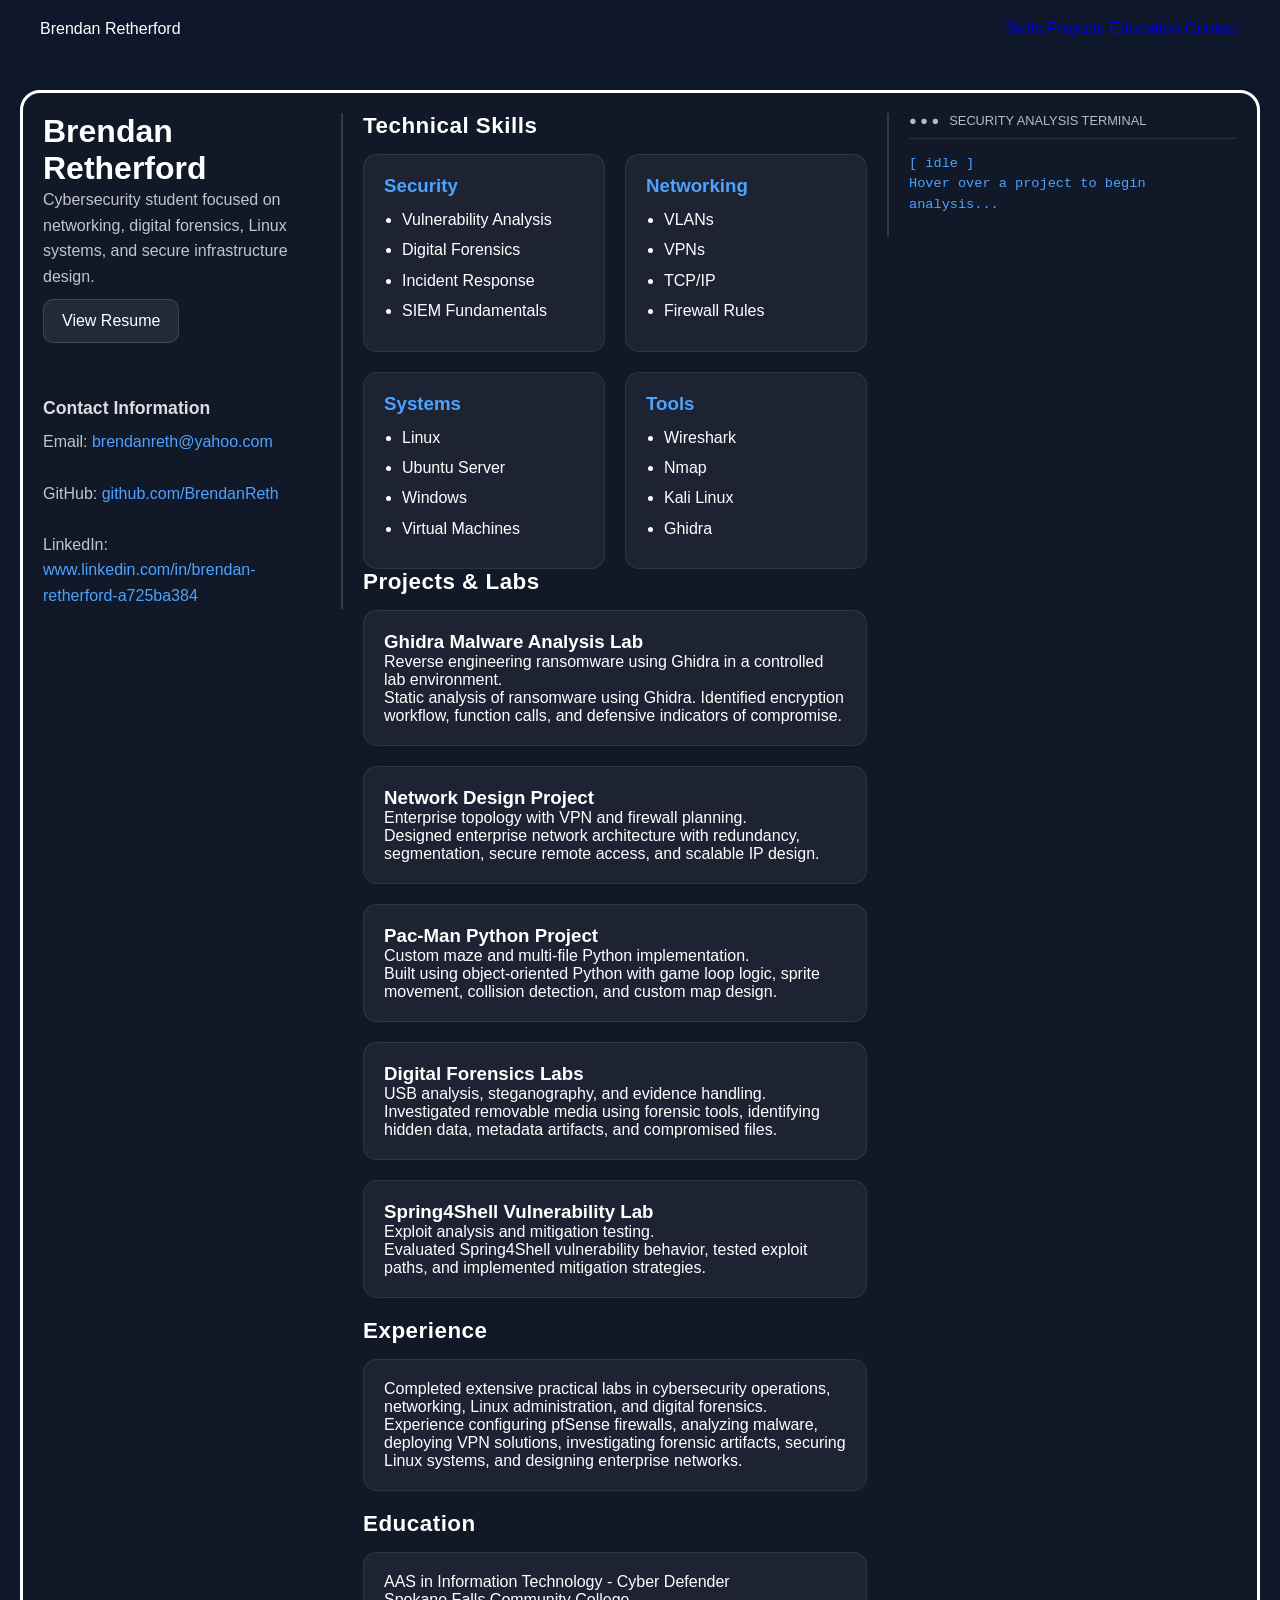
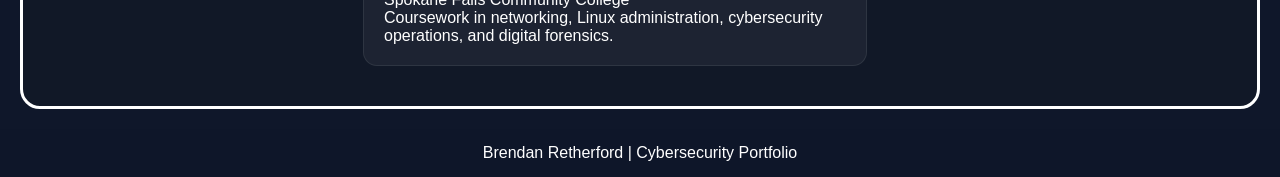
<file: index.html>
<!DOCTYPE html>
<html lang="en">
<head>
    <meta charset="UTF-8">
    <meta name="viewport" content="width=device-width, initial-scale=1.0">
    <title>Brendan Retherford | Cybersecurity Portfolio</title>

    <link rel="stylesheet" href="style.css">
</head>

<body>

<!-- NAVBAR -->
<nav class="navbar">

    <div class="nav-logo">
        Brendan Retherford
    </div>

    <div class="nav-links">
        <a href="#skills">Skills</a>
        <a href="#projects">Projects</a>
        <a href="#education">Education</a>
        <a href="#contact">Contact</a>
    </div>

</nav>

<!-- FRAME -->
<div class="frame">

    <div class="layout">

        <!-- SIDEBAR -->
        <div class="sidebar">

            <h1>Brendan Retherford</h1>

            <p class="typing-text" id="typingText"></p>

            <p class="intro">
                Cybersecurity student focused on networking,
                digital forensics, Linux systems,
                and secure infrastructure design.
            </p>
            <a href="BrendanRetherfordResume.pdf"
                download
                class="resume-btn">
                 View Resume
            </a>

            <h2 id="contact">Contact Information</h2>
            <p class="intro">
                Email: 
                <a href="mailto:brendanreth@yahoo.com">
                    brendanreth@yahoo.com
                </a>
                
                <br></br>
            
                GitHub: 
                <a href="https://github.com/BrendanReth" target="_blank">
                    github.com/BrendanReth
                </a>
            
                <br><br>
            
                LinkedIn:
                <a href="www.linkedin.com/in/brendan-retherford-a725ba384" target="_blank">
                    www.linkedin.com/in/brendan-retherford-a725ba384
                </a>
            </p>

        </div>

        <!-- CENTER CONTENT -->
        <div class="content">

            <!-- SKILLS -->
            <div class="section" id="skills">

                <h2>Technical Skills</h2>

                <div class="skills-grid">

                    <div class="skill-card">
                        <h3>Security</h3>
                        <ul>
                            <li>Vulnerability Analysis</li>
                            <li>Digital Forensics</li>
                            <li>Incident Response</li>
                            <li>SIEM Fundamentals</li>
                        </ul>
                    </div>

                    <div class="skill-card">
                        <h3>Networking</h3>
                        <ul>
                            <li>VLANs</li>
                            <li>VPNs</li>
                            <li>TCP/IP</li>
                            <li>Firewall Rules</li>
                        </ul>
                    </div>

                    <div class="skill-card">
                        <h3>Systems</h3>
                        <ul>
                            <li>Linux</li>
                            <li>Ubuntu Server</li>
                            <li>Windows</li>
                            <li>Virtual Machines</li>
                        </ul>
                    </div>

                    <div class="skill-card">
                        <h3>Tools</h3>
                        <ul>
                            <li>Wireshark</li>
                            <li>Nmap</li>
                            <li>Kali Linux</li>
                            <li>Ghidra</li>
                        </ul>
                    </div>

                </div>

            </div>

            <!-- PROJECTS -->
            <div class="section" id="projects">

                <h2>Projects & Labs</h2>

                <div class="card"
                    onmouseenter="togglePanel(
                        'Ghidra Malware Analysis Lab',
                        'Performed static reverse engineering of a ransomware sample in a controlled lab environment using Ghidra. Identified encryption routines, binary structure, and potential persistence mechanisms. Documented defensive detection and mitigation strategies.'
                    )">

                    <h3>Ghidra Malware Analysis Lab</h3>
                    <p>Reverse engineering ransomware using Ghidra in a controlled lab environment.</p>

                    <div class="expanded-info">
                        <p>
                            Static analysis of ransomware using Ghidra.
                            Identified encryption workflow, function calls,
                            and defensive indicators of compromise.
                        </p>
                    </div>

                </div>

                <div class="card"
                    onmouseenter="togglePanel(
                        'Network Design Project',
                        'Designed redundant firewall architecture, VLAN segmentation, secure remote access, IPv4/IPv6 evaluation, and high availability planning for a simulated enterprise environment.'
                    )">

                    <h3>Network Design Project</h3>
                    <p>Enterprise topology with VPN and firewall planning.</p>

                    <div class="expanded-info">
                        <p>
                            Designed enterprise network architecture with redundancy,
                            segmentation, secure remote access, and scalable IP design.
                        </p>
                    </div>

                </div>

                <div class="card"
                    onmouseenter="togglePanel(
                        'Pac-Man Python Project',
                        'Built a multi-file Python game using OOP, custom maze generation, collision logic, sprite handling, and game loop systems.'
                    )">

                    <h3>Pac-Man Python Project</h3>
                    <p>Custom maze and multi-file Python implementation.</p>

                    <div class="expanded-info">
                        <p>
                            Built using object-oriented Python with game loop logic,
                            sprite movement, collision detection, and custom map design.
                        </p>
                    </div>

                </div>

                <div class="card"
                    onmouseenter="togglePanel(
                        'Digital Forensics Labs',
                        'Performed forensic analysis using Linux tools including file carving, metadata extraction, steganography detection, and evidence preservation techniques.'
                    )">

                    <h3>Digital Forensics Labs</h3>
                    <p>USB analysis, steganography, and evidence handling.</p>

                    <div class="expanded-info">
                        <p>
                            Investigated removable media using forensic tools,
                            identifying hidden data, metadata artifacts, and compromised files.
                        </p>
                    </div>

                </div>

                <div class="card"
                    onmouseenter="togglePanel(
                        'Spring4Shell Vulnerability Lab',
                        'Analyzed CVE-2022-22965 in a sandbox environment, identifying vulnerable endpoints, testing exploitation paths, and documenting mitigation steps.'
                    )">

                    <h3>Spring4Shell Vulnerability Lab</h3>
                    <p>Exploit analysis and mitigation testing.</p>

                    <div class="expanded-info">
                        <p>
                            Evaluated Spring4Shell vulnerability behavior,
                            tested exploit paths, and implemented mitigation strategies.
                        </p>
                    </div>

                </div>

            </div>

            <!--  -->
            <div class="section">

                <h2>Experience</h2>

                <div class="card"
                    onmouseenter="togglePanel(
                        'Cybersecurity Experience',
                        'Completed hands-on labs involving Linux administration, network defense, digital forensics, malware analysis, VPN deployment, firewall configuration, and enterprise network design.'
                    )">

                    <p>
                        Completed extensive practical labs in cybersecurity operations,
                        networking, Linux administration, and digital forensics.
                    </p>

                    <div class="expanded-info">
                        <p>
                            Experience configuring pfSense firewalls, analyzing malware,
                            deploying VPN solutions, investigating forensic artifacts,
                            securing Linux systems, and designing enterprise networks.
                        </p>
                    </div>

                </div>

            </div>

            <!-- EDUCATION -->
            <div class="section" id="education">

                <h2>Education</h2>

                <div class="card"
                    onmouseenter="togglePanel(
                        'Education',
                        'AAS in Information Technology with emphasis in Cyber Defender. Focused on networking, Linux systems, digital forensics, and cybersecurity operations.'
                    )">

                    <p>
                        AAS in Information Technology - Cyber Defender
                    </p>

                    <p>
                        Spokane Falls Community College
                    </p>

                    <div class="expanded-info">
                        <p>
                            Coursework in networking, Linux administration,
                            cybersecurity operations, and digital forensics.
                        </p>
                    </div>

                </div>

            </div>

        </div>

        <!-- RIGHT TERMINAL PANEL -->
        <div class="right-panel">

            <div class="terminal-header">
                <span>● ● ●</span>
                <p>SECURITY ANALYSIS TERMINAL</p>
            </div>

            <pre id="terminalOutput">
[ idle ]
Hover over a project to begin analysis...
            </pre>

        </div>

    </div>

</div>

<footer>
    <p>Brendan Retherford | Cybersecurity Portfolio</p>
</footer>

<script src="script.js"></script>

</body>
</html>
</file>
<file: style.css>
* {
    box-sizing: border-box;
    margin: 0;
    padding: 0;
}

body {
    background: #0f172a;
    color: white;
    font-family: Arial, sans-serif;
    min-height: 100vh;
    overflow-x: hidden;
    overflow-y: auto;
}

/* NAVBAR */

.navbar {
    position: fixed;
    top: 0;
    width: 100%;
    display: flex;
    justify-content: space-between;
    padding: 20px 40px;
    background: rgba(15, 23, 42, 0.9);
    backdrop-filter: blur(10px);
    z-index: 1000;
}

/* FRAME */

.frame {
    margin: 90px 20px 20px 20px;
    border: 3px solid white;
    border-radius: 20px;
    background: #111827;
    padding: 20px;
}

/* LAYOUT */

.layout {
    display: flex;
    gap: 20px;
    align-items: flex-start;
}

/* SIDEBAR */

.sidebar {
    width: 300px;
    flex-shrink: 0;
    border-right: 2px solid rgba(255,255,255,0.15);
    padding-right: 20px;
}

.sidebar a {
    color: #4da3ff;
    text-decoration: none;
}

.sidebar a:hover {
    text-decoration: underline;
}

.sidebar h2 {
    margin-top: 25px;
    margin-bottom: 10px;
    font-size: 1.1rem;
    color: rgba(255,255,255,0.85);
}

.sidebar p.intro {
    color: rgba(255,255,255,0.75);
    line-height: 1.6;
}

/* CONTENT */

.content {
    flex: 1;
    min-width: 0;
}

/* CARDS */

.card {
    background: rgba(255,255,255,0.05);
    border: 1px solid rgba(255,255,255,0.08);
    padding: 20px;
    border-radius: 14px;
    margin-bottom: 20px;
    cursor: pointer;
    transition: 0.3s;
}

.card:hover {
    transform: translateY(-6px);
    border-color: #4da3ff;
    box-shadow: 0 0 18px rgba(77,163,255,0.2);
}

/* SKILLS */

.skills-grid {
    display: grid;
    grid-template-columns: repeat(2, 1fr);
    gap: 20px;
}

.skill-card {
    background: rgba(255,255,255,0.05);
    border: 1px solid rgba(255,255,255,0.08);
    padding: 20px;
    border-radius: 14px;
    transition:
        transform 0.3s ease,
        border-color 0.3s ease,
        box-shadow 0.3s ease,
        background 0.3s ease;
}

.skill-card:hover {
    transform: translateY(-6px);
    border-color: rgba(77,163,255,0.6);
    background: rgba(255,255,255,0.07);
    box-shadow: 0 0 18px rgba(77,163,255,0.18);
}

.skill-card h3 {
    color: #4da3ff;
    margin-bottom: 12px;
}

.skill-card ul {
    padding-left: 18px;
}

.skill-card li {
    margin-bottom: 8px;
    line-height: 1.4;
}

/* RIGHT PANEL */

.right-panel {
    width: 350px;
    flex-shrink: 0;
    border-left: 2px solid rgba(255,255,255,0.15);
    padding-left: 20px;
    display: flex;
    flex-direction: column;
    position: sticky;
    top: 90px;
    align-self: flex-start;
    max-height: calc(100vh - 110px);
    overflow-y: auto;
}

.terminal-header {
    display: flex;
    gap: 10px;
    font-size: 0.8rem;
    color: rgba(255,255,255,0.7);
    padding-bottom: 10px;
    border-bottom: 1px solid rgba(255,255,255,0.1);
}

#terminalOutput {
    font-family: monospace;
    font-size: 0.85rem;
    color: #4da3ff;
    white-space: pre-wrap;
    line-height: 1.5;
    padding-top: 15px;
}

/* SECTION HEADERS */

.section h2 {
    font-size: 1.4rem;
    letter-spacing: 0.5px;
    margin-bottom: 15px;
}

/* RESUME BUTTON */

.resume-btn {
    display: inline-block;
    margin-top: 10px;
    margin-bottom: 30px;
    padding: 12px 18px;
    border-radius: 10px;
    background: rgba(255,255,255,0.08);
    border: 1px solid rgba(255,255,255,0.12);
    color: white !important;
    text-decoration: none;
    transition: 0.25s ease;
    font-weight: 500;
}

.resume-btn:hover {
    background: rgba(77,163,255,0.2);
    border-color: rgba(77,163,255,0.5);
    transform: translateY(-2px);
    box-shadow: 0 0 14px rgba(77,163,255,0.2);
}

/* FOOTER */

footer {
    text-align: center;
    padding: 15px;
    background: rgba(15, 23, 42, 0.9);
    margin-top: 20px;
}

/* MOBILE RESPONSIVE */

@media (max-width: 900px) {

    .navbar {
        position: relative;
        flex-direction: column;
        align-items: center;
        gap: 10px;
        padding: 15px;
    }

    .nav-links {
        display: flex;
        flex-wrap: wrap;
        justify-content: center;
        gap: 8px;
    }

    .frame {
        margin: 10px;
        padding: 15px;
    }

    .layout {
        flex-direction: column;
    }

    .sidebar {
        width: 100%;
        border-right: none;
        border-bottom: 2px solid rgba(255,255,255,0.15);
        padding-right: 0;
        padding-bottom: 20px;
    }

    .skills-grid {
        grid-template-columns: 1fr;
    }

    .right-panel {
        width: 100%;
        border-left: none;
        border-top: 2px solid rgba(255,255,255,0.15);
        padding-left: 0;
        padding-top: 20px;
        position: static;
        max-height: none;
        overflow-y: visible;
    }

    .card {
        padding: 15px;
    }

    .nav-logo {
        text-align: center;
    }
}
</file>
